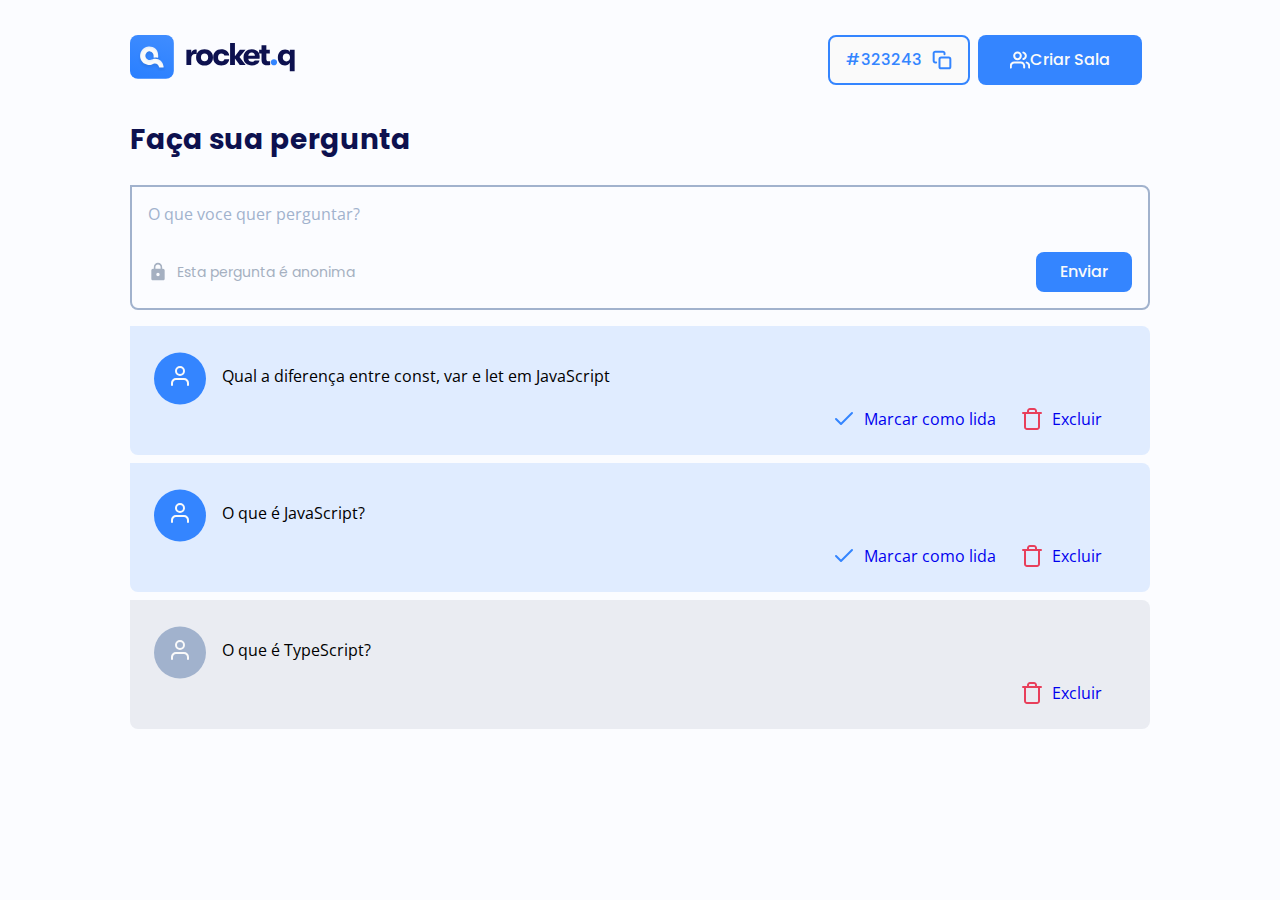
<file: room.html>
<!DOCTYPE html>
<html lang="pt-br">
<head>
    <meta charset="UTF-8">
    <meta http-equiv="X-UA-Compatible" content="IE=edge">
    <meta name="viewport" content="width=device-width, initial-scale=1.0">
    <!-- CSS -->
    <link rel="stylesheet" href="./style/global.css">
    <link rel="stylesheet" href="./style/room.css">
    <link rel="stylesheet" href="./style/modal.css">
    <!-- FONTS -->
    <link rel="preconnect" href="https://fonts.gstatic.com">
    <link href="https://fonts.googleapis.com/css2?family=Open+Sans&family=Poppins:wght@400;500&display=swap" rel="stylesheet">
    <title>Rocket.Q - Perguntas e Respostas</title>
</head>
<body>
    
    <div id="room" class="content">
        <header>
            <a href="#">
                <img src="./assets/logo.svg" alt="Rocket.Q logo"/>
            </a>
            

            <div class="buttons">
                <div class="button outlined">
                    #323243
                    <img src="./assets/copy.svg" alt="Copiar numero da sala">
                </div>
                <a href="#" class="button">
                    <img src="./assets/userswhite.svg" alt="Criar sala">
                    Criar Sala
                </a>
            </div>
        </header>
  

    <main>
        <section id="question-form">
            <h2>Faça sua pergunta</h2>
            <form action="">
                <label class="sr-only" for-id="question">O que voce quer perguntar?</label>

                <textarea name="question" id="question" placeholder="O que voce quer perguntar?"></textarea>

                <footer>
                    <div>
                        <img src="./assets/lock.svg" alt="cadeado">
                        Esta pergunta é anonima
                    </div>
                    <button>Enviar</button>
                </footer>
            </form>
        </section>

        <section id="questions">
            <h2 class="sr-only">Perguntas da comunidade</h2>
            <div class="questions">

                <div class="question-wrapper">
                    <div class="question-content">
                        <div class="user">
                            <img src="./assets/user.svg" alt="avatar">
                        </div>
                        <div class="question">
                            <p>Qual a diferença entre const, var e let em JavaScript</p>
                        </div>
                    </div>
                    <div class="actions">
                        <a href="#" class="check"><img src="./assets/check.svg" alt="Marcar como lida">Marcar como lida</a>
                        <a href="#" class="delete"><img src="./assets/trash.svg" alt="Excluir">Excluir</a>
                    </div>
                </div>

                <div class="question-wrapper">
                    <div class="question-content">
                        <div class="user">
                            <img src="./assets/user.svg" alt="avatar">
                        </div>
                        <div class="question">
                            <p>O que é JavaScript?</p>
                        </div>
                    </div>
                    <div class="actions">
                        <a href="#" class="check"><img src="./assets/check.svg" alt="Marcar como lida">Marcar como lida</a>
                        <a href="#" class="delete"><img src="./assets/trash.svg" alt="Excluir">Excluir</a>
                    </div>
                </div>

                <div class="question-wrapper read">
                    <div class="question-content">
                        <div class="user">
                            <img src="./assets/user.svg" alt="avatar">
                        </div>
                        <div class="question">
                            <p>O que é TypeScript?</p>
                        </div>
                    </div>
                    <div class="actions">
                        <a href="#" class="delete"><img src="./assets/trash.svg" alt="Excluir">Excluir</a>
                    </div>
                </div>

            </div>

            </section>
        </main>
    </div>

    <!-- MODAL -->
    <div class="modal-wrapper">
        <div class="modal">
            <h2>Excluir pergunta</h2>
            <p>Tem certeza que voce deseja excluir essa pergunta?</p>

            <form action="#">
                <label class="sr-only" for-id="password"></label>
                <input type="password" id="password" name="password" placeholder="Digite a senha de admin">

                <div class="buttons">
                    <div class="button grey cancel">Cancelar</div>
                    <button class="red">Sim, excluir</button>
                </div>

            </form>
        </div>
    </div>
    <script src="./scripts/main.js"></script>
</body>
</html>
</file>
<file: style/global.css>
/* Estilo global geral das paginas */

* {
    margin: 0;
    padding: 0;
    border: none;
    text-decoration: none;
    box-sizing: border-box;
}


html {
    --black: #0D114F;
    --white: #FAFAFA;
    --red: #E83F5B;
    --light-blue: #E0ECFF;
    --blue: #3485FF;
    --background: #FBFCFF;
    --overlay: #040911;
    --icons-details: #A5B0C1;

    --grey-dark: #4D5E77;
    --grey-blue: #A1B2CD;
    --grey-medium: #D3D9E2;
    --grey-light: #E5EAF1;
    --grey-medium: #eaecf2;
    /* Padrão  1rem = 16px (User Agent) ou 100% (User Agent)*/
    font-size: 62.5%;

    /* Se 100% é 16px ou 1rem -> logo se definirmos o padrão de 10px (62.5%) basta dividirmos o valor por 10. se queremos 28px ficaria 28/10 = 2.8rem*/
}

h2 {
    font-size: 2.8rem;
}

body {
    /* viewheight = 100vh tela completa de cima a baixo(vertical)*/
    /* viewwidth = 100vh tela completa de de um lado ao outro(horizontal)*/
    display: flex;
    height: 100vh;
    background: var(--background);
}

body, button, input, textarea {
    /* clamp = intervalo de tamanho -> no menor tamanho 14px, o padrao 1.6rem = 16px se crescer muito 2vw (viewwidth dobrado) */
    font-size: clamp(14px, 1.6rem, 2vw);
    font-family: 'Open Sans', sans-serif;

    /* font-family: 'Poppins', sans-serif; */
}

.content {
    width: 100%;
    margin: 0 auto;

}

.sr-only {
    position: absolute;
    height: 1px;
    width: 1px;
    padding: 0px;
    margin: -1px;
    overflow: hidden;
    clip-path: rect(0,0,0,0);
    white-space: nowrap;
    border-width: 0;
}

/* input and buttons */
input, button, .button{
    border-radius: 0.8rem;
    height: 5rem;
}

button, .button {
    font-family: 'Poppins', sans-serif;
    font-weight: 500;
    line-height: 0;
    /* tamanho do espaço que acompanha o texto */

    display: flex;
    align-items: center;
    justify-content: center;
    background: var(--blue);
    color: var(--white);

    /* deixa o icone da mão e aplica um delay para o filter do hover de 2segundos */
    transition: filter .2s;
    cursor: pointer;

}

button:hover, .button:hover {
    filter: brightness(1.2);
}

button > img,
.button > img {
    margin-right: 1rem;
    width: 2rem;
}

button.outlined,
.button.outlined {
    background: var(--white);
    color: var(--blue);
    border: 0.2rem solid var(--blue);
}

button.red,
.button.red {
    background: var(--red);
    color: var(--white);
}

button.grey,
.button.grey {
    background: var(--grey-light);
    color: var(--grey-dark);
}

/* header */

.content header {
    width: 80%;

}

.content header img {
    width: 16.7rem;
    margin: 3.5rem auto;
}
</file>
<file: style/room.css>
/* logo and buttons */
.content {
    max-width: min(102rem, 90%);
}

#room header{
    width: 100%;
    display: flex;
    align-items: center;
    justify-content: space-between;
    
}

#room header .buttons{
    display: flex;
}

#room header .buttons .button:nth-child(1) {
    padding: 1.3rem 1.6rem;
    margin-right: .8rem;

}

#room header .buttons .button:nth-child(1) img{
    
    margin-left: 1rem;
    width: 2rem;
    height: 2rem; 
}

#room header .buttons .button:nth-child(2) {
    padding: 1.3rem 3.2rem;
    margin-right: .8rem;

}

#room header .buttons .button:nth-child(2) img{
    
    width: 2rem;
    height: 2rem; 
}

/* QUESTION FORM */

#question-form h2 {
    font-family: 'Poppins', sans-serif;
    font-size: 2.8rem;
    font-weight: 700;
    color: var(--black);
    margin-bottom: 2.4rem;
    line-height: 4.2rem;
}

#question-form form {
    border: .2rem solid var(--grey-blue);
    padding: 1.6rem;
    border-radius: 0 0.8rem 0.8rem 0.8rem;
    margin-bottom: 1.6rem;
}

#question-form form textarea {
    resize: none;
    outline: none;
    background: transparent;
    width: 100%;
}

#question-form form textarea::placeholder{
    color: var(--grey-blue);
}

#question-form form footer {
    display: flex;
    align-items: center;
    justify-content: space-between;

}

#question-form form footer > div {
    display: flex;
    align-items: center;
    color: var(--icons-details);
    font-family: 'Poppins', sans-serif;
    font-weight: 400;
    font-size: 1.4rem;
}

#question-form form footer > div img {
    margin-right: 0.9rem;
}

#question-form form footer button {
    height: auto;
    padding: 0.8rem 2.4rem;
    line-height: 2.4rem;
}

/*Questions  */

.question-wrapper {
    background: var(--light-blue);
    margin-bottom: 0.8rem;
    border-radius: 0 0.8rem 0.8rem 0.8rem;
    padding: 2.4rem;

}

.question-wrapper .question-content {
    display: flex;
    align-items: flex-start;
}

.question-wrapper .question-content .user {
    background: var(--blue);
    clip-path: circle();
    padding: 1.4rem;

}

.question-wrapper .question-content p{
    margin-left: 1.6rem;
    word-break: break-word;
    display: flex;
    align-items: center;
    min-height: 5.2rem;
}

.question-wrapper .actions {
    display: flex;
    align-items: center;
    justify-content: flex-end;
}

.question-wrapper .actions > a {
    display: flex;
    align-items: center;
    margin-right: 2.4rem;
}

.question-wrapper .actions > a > img {
    margin-right: .8rem;
}

/* pegando o irmao do item  */
.question-wrapper .actions > a + a{ 
    margin-right: 2.4rem;

}

/* Question read */

.question-wrapper.read {
    background: var(--grey-medium);
}

.question-wrapper.read .question-content .user {
    background: var(--grey-blue);
}
</file>
<file: style/modal.css>
.modal-wrapper.active{
    visibility: visible;
    opacity: 1;
}

.modal-wrapper {
    position: fixed;
    width: 100vw;
    height: 100vh;
    top: 0;
    left: 0;
    background: rgba(4, 9, 17, 0.8);
    display: flex;

    visibility: hidden;
    opacity: 0;
}

.modal-wrapper .modal {
    width: min(59rem, 90%);
    background: var(--white);
    margin: auto;

    border-radius: .8rem;
    font-family: 'Poppins', sans-serif;
    text-align: center;
    padding: 6.4rem;
}

.modal-wrapper .modal h2 {
    font-size: 2.4rem;
    font-weight: 700;
    margin-bottom: 1.2rem;
    color: var(--black);
}

.modal-wrapper .modal p{
    margin-bottom: 2.4rem;
    color: var(--grey-dark);
}

.modal-wrapper .modal input {
    margin-bottom: 4rem;
    padding: 1.3rem 1.6rem;
    border: .2rem solid var(--blue);
    border-radius: .8rem;
    outline: none;
    width: min(70%, 30.2rem);
}

.modal-wrapper .modal .buttons {
    display: flex;
    align-items: center;
    justify-content: center;

}

.modal-wrapper .modal .buttons > .button {
    margin-right: .8rem;
}

.modal-wrapper .modal .buttons > button,
.modal-wrapper .modal .buttons > .button {
    padding: 1.3rem 3.2rem;
}
</file>
